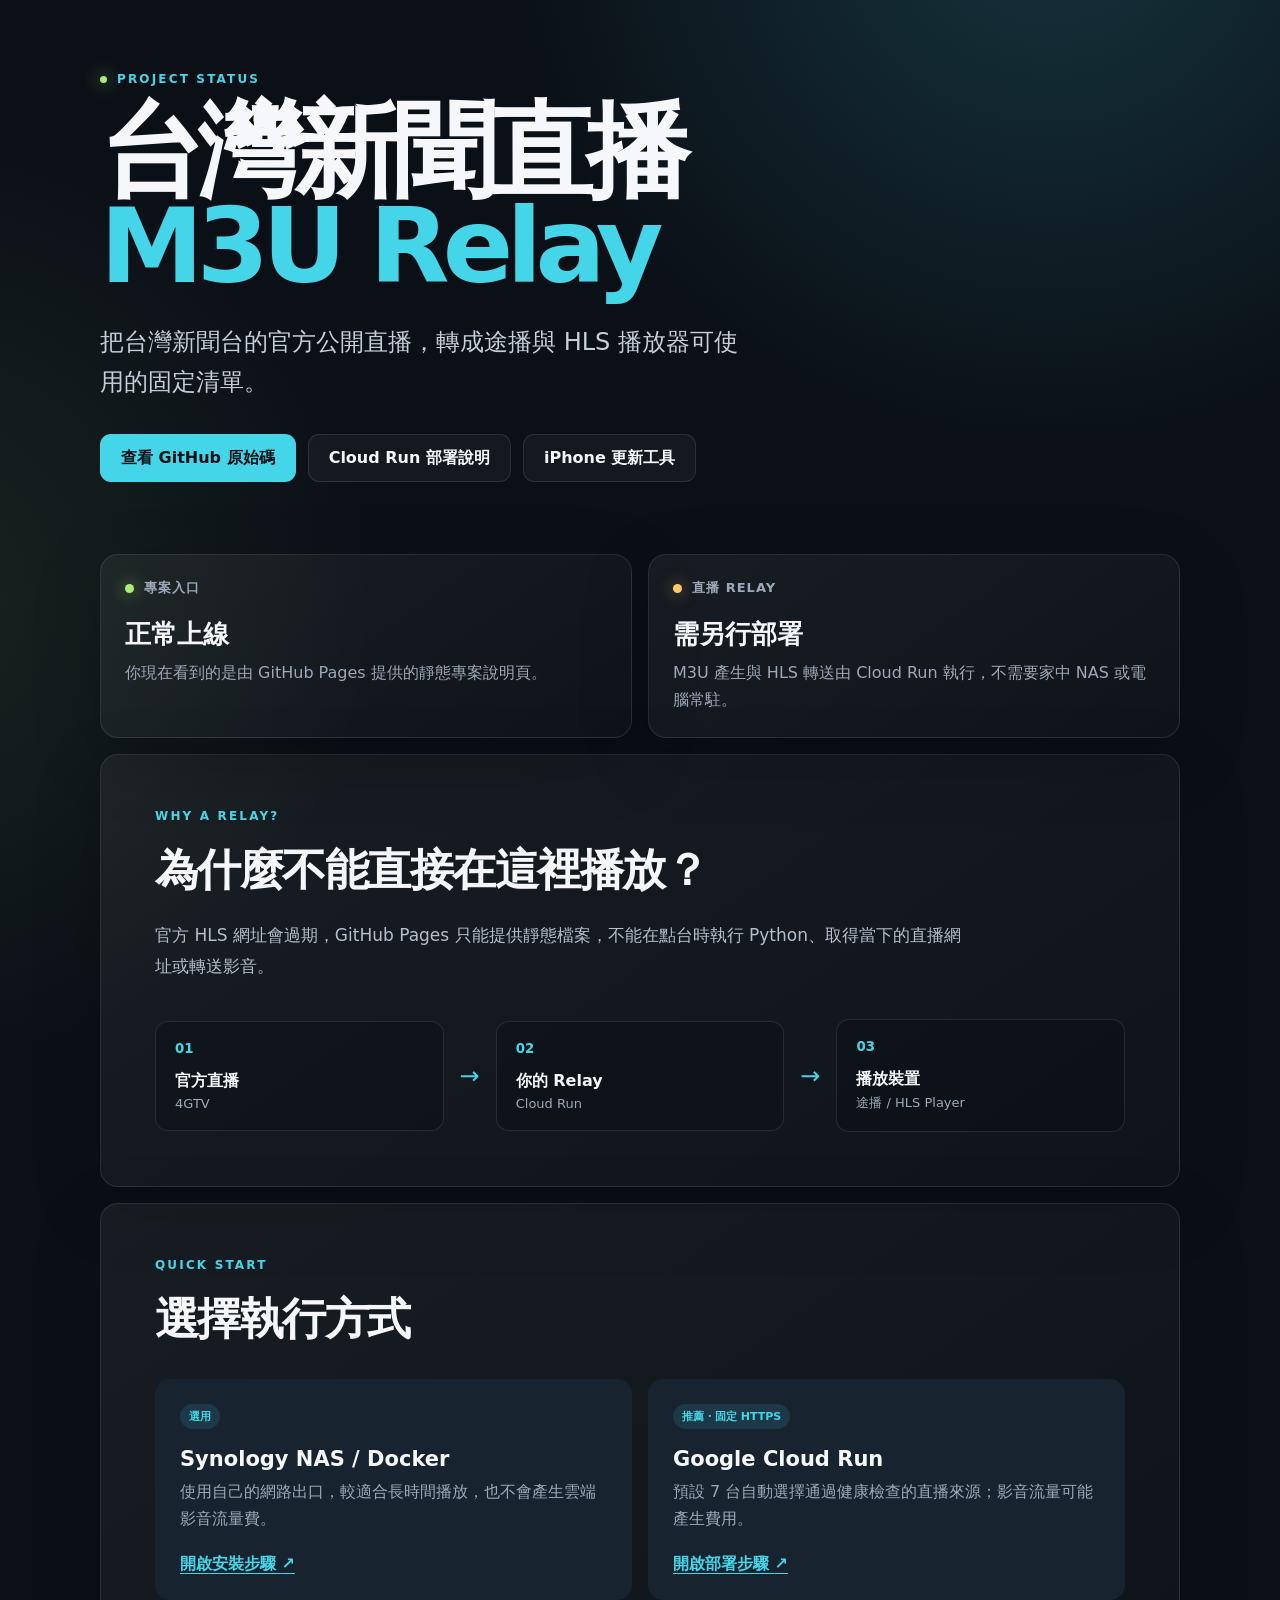
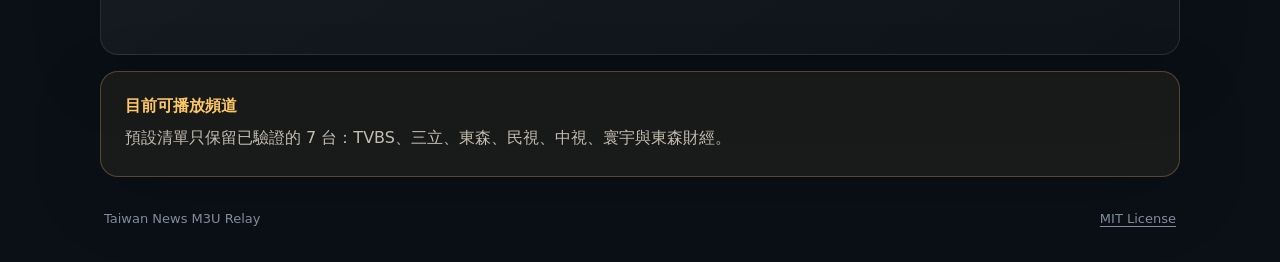
<file: docs/index.html>
<!doctype html>
<html lang="zh-Hant">
<head>
  <meta charset="utf-8">
  <meta name="viewport" content="width=device-width,initial-scale=1,viewport-fit=cover">
  <meta name="theme-color" content="#0b1017">
  <meta name="description" content="台灣新聞直播 M3U Relay 專案入口與部署說明。">
  <title>台灣新聞直播 M3U Relay</title>
  <link rel="icon" href="favicon.svg" type="image/svg+xml">
  <link rel="stylesheet" href="styles.css">
</head>
<body>
  <main class="shell">
    <header class="hero">
      <p class="eyebrow"><span aria-hidden="true"></span> PROJECT STATUS</p>
      <h1>台灣新聞直播<br><em>M3U Relay</em></h1>
      <p class="lead">把台灣新聞台的官方公開直播，轉成途播與 HLS 播放器可使用的固定清單。</p>
      <div class="actions">
        <a class="button primary" href="https://github.com/roger9677gmail/tw-news-m3u">查看 GitHub 原始碼</a>
        <a class="button" href="https://github.com/roger9677gmail/tw-news-m3u/blob/main/GOOGLE_CLOUD.md">Cloud Run 部署說明</a>
        <a class="button" href="iphone-refresh.html">iPhone 更新工具</a>
      </div>
    </header>

    <section class="status-grid" aria-label="服務狀態">
      <article class="status-card online">
        <div class="status-heading">
          <span class="status-dot" aria-hidden="true"></span>
          <h2>專案入口</h2>
        </div>
        <strong>正常上線</strong>
        <p>你現在看到的是由 GitHub Pages 提供的靜態專案說明頁。</p>
      </article>

      <article class="status-card runtime">
        <div class="status-heading">
          <span class="status-dot" aria-hidden="true"></span>
          <h2>直播 Relay</h2>
        </div>
        <strong>需另行部署</strong>
        <p>M3U 產生與 HLS 轉送由 Cloud Run 執行，不需要家中 NAS 或電腦常駐。</p>
      </article>
    </section>

    <section class="panel explanation">
      <p class="kicker">WHY A RELAY?</p>
      <h2>為什麼不能直接在這裡播放？</h2>
      <p>官方 HLS 網址會過期，GitHub Pages 只能提供靜態檔案，不能在點台時執行 Python、取得當下的直播網址或轉送影音。</p>
      <div class="flow" aria-label="系統資料流">
        <div><small>01</small><b>官方直播</b><span>4GTV</span></div>
        <i aria-hidden="true">→</i>
        <div><small>02</small><b>你的 Relay</b><span>Cloud Run</span></div>
        <i aria-hidden="true">→</i>
        <div><small>03</small><b>播放裝置</b><span>途播 / HLS Player</span></div>
      </div>
    </section>

    <section class="steps" aria-labelledby="start-title">
      <div class="section-heading">
        <p class="kicker">QUICK START</p>
        <h2 id="start-title">選擇執行方式</h2>
      </div>
      <div class="step-grid">
        <article>
          <span>選用</span>
          <h3>Synology NAS / Docker</h3>
          <p>使用自己的網路出口，較適合長時間播放，也不會產生雲端影音流量費。</p>
          <a href="https://github.com/roger9677gmail/tw-news-m3u/blob/main/README.md#b-%E5%9C%A8-synology-nas-%E5%95%9F%E5%8B%95">開啟安裝步驟 <b aria-hidden="true">↗</b></a>
        </article>
        <article>
          <span>推薦・固定 HTTPS</span>
          <h3>Google Cloud Run</h3>
          <p>預設 7 台自動選擇通過健康檢查的直播來源；影音流量可能產生費用。</p>
          <a href="https://github.com/roger9677gmail/tw-news-m3u/blob/main/GOOGLE_CLOUD.md">開啟部署步驟 <b aria-hidden="true">↗</b></a>
        </article>
      </div>
    </section>

    <aside class="notice">
      <strong>目前可播放頻道</strong>
      <p>預設清單只保留已驗證的 7 台：TVBS、三立、東森、民視、中視、寰宇與東森財經。</p>
    </aside>

    <footer>
      <span>Taiwan News M3U Relay</span>
      <a href="https://github.com/roger9677gmail/tw-news-m3u/blob/main/LICENSE">MIT License</a>
    </footer>
  </main>
</body>
</html>
</file>
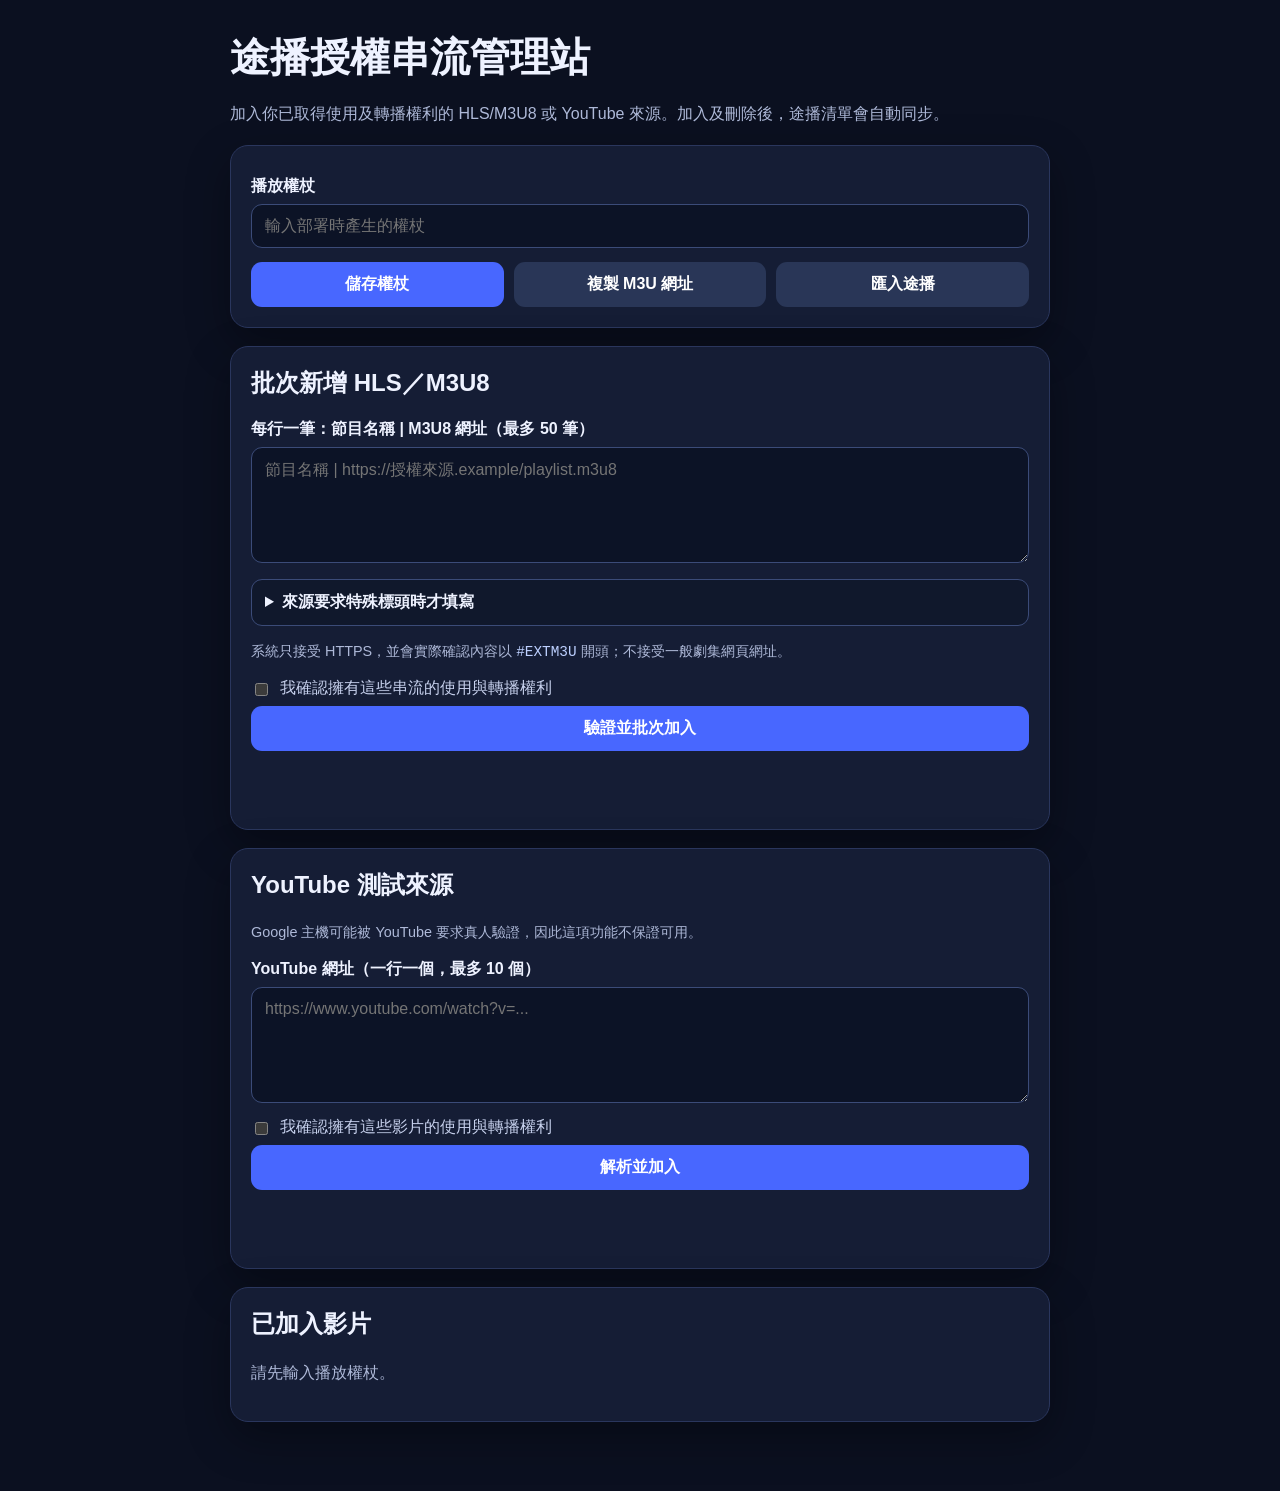
<file: gce-youtube/index.html>
<!doctype html>
<html lang="zh-Hant">
<head>
  <meta charset="utf-8">
  <meta name="viewport" content="width=device-width,initial-scale=1">
  <title>途播授權串流管理站</title>
  <style>
    :root { color-scheme: dark; font-family: -apple-system,BlinkMacSystemFont,"Segoe UI",sans-serif; background:#0b1020; color:#eef2ff; }
    * { box-sizing:border-box; }
    body { margin:0; }
    main { width:min(820px,calc(100% - 28px)); margin:30px auto 70px; }
    h1 { font-size:clamp(1.65rem,5vw,2.5rem); margin-bottom:8px; }
    h2 { margin-top:0; }
    p { color:#aeb9d8; line-height:1.6; }
    .panel { background:#151d35; border:1px solid #2a365d; border-radius:18px; padding:20px; margin:18px 0; box-shadow:0 16px 45px #0005; }
    label { display:block; font-weight:700; margin:10px 0 7px; }
    input,textarea,button,details { width:100%; border-radius:11px; border:1px solid #3b4b78; font:inherit; }
    input,textarea { background:#0c1326; color:#fff; padding:12px 13px; }
    textarea { min-height:116px; resize:vertical; }
    button,a.button { display:inline-flex; align-items:center; justify-content:center; gap:7px; background:#4867ff; color:white; padding:12px 16px; border:0; border-radius:11px; text-decoration:none; font-weight:700; cursor:pointer; }
    button.secondary,a.secondary { background:#293657; }
    button.danger { background:#8e3341; }
    button:disabled { opacity:.55; cursor:wait; }
    .actions { display:grid; grid-template-columns:repeat(3,1fr); gap:10px; margin-top:14px; }
    .rights { display:flex; align-items:flex-start; gap:9px; color:#c7d1ed; font-weight:500; }
    .rights input { width:auto; margin-top:5px; }
    .item { display:grid; grid-template-columns:1fr auto; gap:10px 16px; padding:16px 0; border-top:1px solid #2a365d; }
    .item:first-child { border-top:0; }
    .title { font-weight:800; overflow-wrap:anywhere; }
    .meta { color:#93a2ca; font-size:.9rem; margin-top:5px; }
    .item-actions { display:flex; gap:8px; }
    .item-actions button { width:auto; padding:8px 12px; }
    .notice { min-height:26px; color:#9fe4bf; }
    .notice.error { color:#ff9aa8; }
    details { padding:12px 13px; margin:12px 0; background:#10182c; }
    summary { cursor:pointer; font-weight:700; }
    .hint { font-size:.9rem; }
    code { overflow-wrap:anywhere; color:#bdd0ff; }
    @media (max-width:620px) { .actions { grid-template-columns:1fr; } .item { grid-template-columns:1fr; } .item-actions button { flex:1; } }
  </style>
</head>
<body>
<main>
  <h1>途播授權串流管理站</h1>
  <p>加入你已取得使用及轉播權利的 HLS/M3U8 或 YouTube 來源。加入及刪除後，途播清單會自動同步。</p>

  <section class="panel">
    <label for="key">播放權杖</label>
    <input id="key" type="password" autocomplete="current-password" placeholder="輸入部署時產生的權杖">
    <div class="actions">
      <button id="save-key">儲存權杖</button>
      <button id="copy-m3u" class="secondary">複製 M3U 網址</button>
      <a id="import-tubo" class="button secondary" href="#">匯入途播</a>
    </div>
  </section>

  <section class="panel">
    <h2>批次新增 HLS／M3U8</h2>
    <label for="hls-lines">每行一筆：節目名稱 | M3U8 網址（最多 50 筆）</label>
    <textarea id="hls-lines" placeholder="節目名稱 | https://授權來源.example/playlist.m3u8"></textarea>
    <details>
      <summary>來源要求特殊標頭時才填寫</summary>
      <label for="hls-ref">Referer</label>
      <input id="hls-ref" type="url" inputmode="url" placeholder="https://授權來源.example/">
      <label for="hls-origin">Origin</label>
      <input id="hls-origin" type="url" inputmode="url" placeholder="https://授權來源.example">
      <label for="hls-ua">User-Agent</label>
      <input id="hls-ua" placeholder="由來源提供時才填寫">
    </details>
    <p class="hint">系統只接受 HTTPS，並會實際確認內容以 <code>#EXTM3U</code> 開頭；不接受一般劇集網頁網址。</p>
    <label class="rights"><input id="hls-rights" type="checkbox">我確認擁有這些串流的使用與轉播權利</label>
    <button id="hls-add">驗證並批次加入</button>
    <p id="hls-notice" class="notice"></p>
  </section>

  <section class="panel">
    <h2>YouTube 測試來源</h2>
    <p class="hint">Google 主機可能被 YouTube 要求真人驗證，因此這項功能不保證可用。</p>
    <label for="urls">YouTube 網址（一行一個，最多 10 個）</label>
    <textarea id="urls" placeholder="https://www.youtube.com/watch?v=..."></textarea>
    <label class="rights"><input id="rights" type="checkbox">我確認擁有這些影片的使用與轉播權利</label>
    <button id="add">解析並加入</button>
    <p id="notice" class="notice"></p>
  </section>

  <section class="panel">
    <h2>已加入影片</h2>
    <div id="items"><p>請先輸入播放權杖。</p></div>
  </section>
</main>
<script>
  const $ = (selector) => document.querySelector(selector);
  const els = { key:$('#key'), save:$('#save-key'), copy:$('#copy-m3u'), tubo:$('#import-tubo'), hlsLines:$('#hls-lines'), hlsRef:$('#hls-ref'), hlsOrigin:$('#hls-origin'), hlsUa:$('#hls-ua'), hlsRights:$('#hls-rights'), hlsAdd:$('#hls-add'), hlsNotice:$('#hls-notice'), urls:$('#urls'), rights:$('#rights'), add:$('#add'), notice:$('#notice'), items:$('#items') };
  const queryKey = new URLSearchParams(location.search).get('key');
  if (queryKey) { localStorage.setItem('youtube-m3u-key', queryKey); history.replaceState({},'',location.pathname); }
  els.key.value = localStorage.getItem('youtube-m3u-key') || '';
  const key = () => els.key.value.trim();
  const auth = () => `?key=${encodeURIComponent(key())}`;
  const playlist = () => `${location.origin}/live.m3u${auth()}`;
  const escapeHtml = (value) => String(value).replace(/[&<>'"]/g, c => ({'&':'&amp;','<':'&lt;','>':'&gt;',"'":'&#39;','"':'&quot;'}[c]));
  const notify = (message,error=false) => { els.notice.textContent=message; els.notice.classList.toggle('error',error); };
  const notifyHls = (message,error=false) => { els.hlsNotice.textContent=message; els.hlsNotice.classList.toggle('error',error); };
  function updateLinks() { els.tubo.href = `${location.origin}/import-to-tubo${auth()}`; }
  async function request(path, options={}) {
    const response = await fetch(`${path}${path.includes('?')?'&':'?'}key=${encodeURIComponent(key())}`, {headers:{'content-type':'application/json'}, ...options});
    const data = await response.json().catch(() => ({}));
    if (!response.ok) throw new Error(data.detail || data.error || `HTTP ${response.status}`);
    return data;
  }
  async function loadItems() {
    updateLinks();
    if (!key()) { els.items.innerHTML='<p>請先輸入播放權杖。</p>'; return; }
    try {
      const data = await request('/api/items');
      if (!data.items.length) { els.items.innerHTML='<p>尚未加入影片。</p>'; return; }
      els.items.innerHTML = data.items.map(item => { const source=item.source_type==='hls'?'HLS／M3U8':'YouTube'; const state=item.source_type==='hls'?'直接代理':(item.state==='streaming'?'播放中':'待機'); return `<article class="item"><div><div class="title">${escapeHtml(item.title)}</div><div class="meta">${source} · ${item.is_live?'直播':'隨選'} · ${state}</div></div><div class="item-actions"><button class="secondary probe" data-id="${escapeHtml(item.id)}">測試</button><button class="danger delete" data-id="${escapeHtml(item.id)}">刪除</button></div></article>`; }).join('');
    } catch (error) { els.items.innerHTML=`<p class="notice error">${escapeHtml(error.message)}</p>`; }
  }
  els.save.addEventListener('click', () => { localStorage.setItem('youtube-m3u-key',key()); notify('權杖已儲存。'); loadItems(); });
  els.copy.addEventListener('click', async () => { if(!key()) return notify('請先輸入播放權杖。',true); await navigator.clipboard.writeText(playlist()); notify('M3U 網址已複製。'); });
  els.hlsAdd.addEventListener('click', async () => {
    if (!key()) return notifyHls('請先輸入播放權杖。',true);
    const lines=els.hlsLines.value.split(/\r?\n/).map(x=>x.trim()).filter(Boolean);
    if (!lines.length) return notifyHls('請輸入節目名稱與 M3U8 網址。',true);
    if (lines.length>50) return notifyHls('一次最多加入 50 筆。',true);
    const items=[];
    for (let index=0; index<lines.length; index++) {
      const split=lines[index].indexOf('|');
      if (split<1) return notifyHls(`第 ${index+1} 行缺少「|」分隔符號。`,true);
      const title=lines[index].slice(0,split).trim(), url=lines[index].slice(split+1).trim();
      if (!title || !url) return notifyHls(`第 ${index+1} 行的名稱或網址空白。`,true);
      items.push({title,url});
    }
    if (!els.hlsRights.checked) return notifyHls('請確認你擁有使用與轉播權利。',true);
    els.hlsAdd.disabled=true; notifyHls(`正在驗證 ${items.length} 筆 M3U8…`);
    try {
      const data=await request('/api/hls-items',{method:'POST',body:JSON.stringify({items,headers:{referer:els.hlsRef.value.trim(),origin:els.hlsOrigin.value.trim(),user_agent:els.hlsUa.value.trim()},rights_confirmed:true})});
      const passed=data.results.filter(x=>x.ok).length, failed=data.results.filter(x=>!x.ok);
      notifyHls(failed.length?`成功 ${passed} 筆；失敗 ${failed.length} 筆：${failed.map(x=>`第 ${x.index} 行 ${x.error}`).join('；')}`:`成功加入 ${passed} 筆串流。`,failed.length>0);
      if (passed) { els.hlsLines.value=''; els.hlsRights.checked=false; await loadItems(); }
    } catch(error) { notifyHls(error.message,true); } finally { els.hlsAdd.disabled=false; }
  });
  els.add.addEventListener('click', async () => {
    const urls = els.urls.value.split(/\r?\n/).map(x=>x.trim()).filter(Boolean);
    if (!key()) return notify('請先輸入播放權杖。',true);
    if (!urls.length) return notify('請輸入 YouTube 網址。',true);
    if (!els.rights.checked) return notify('請確認你擁有使用與轉播權利。',true);
    els.add.disabled=true; notify('正在從雲端服務測試並解析 YouTube…');
    try {
      const data = await request('/api/items',{method:'POST',body:JSON.stringify({urls,rights_confirmed:true})});
      const failed = data.results.filter(x=>!x.ok);
      notify(failed.length ? `部分失敗：${failed.map(x=>x.error).join('；')}` : `成功加入 ${data.results.length} 部影片。`, failed.length>0);
      els.urls.value=''; els.rights.checked=false; await loadItems();
    } catch(error) { notify(error.message,true); } finally { els.add.disabled=false; }
  });
  els.items.addEventListener('click', async event => {
    const button = event.target.closest('button[data-id]'); if(!button) return;
    button.disabled=true;
    try {
      if(button.classList.contains('delete')) { if(!confirm('確定刪除這部影片及暫存分段？')) return; await request(`/api/items/${encodeURIComponent(button.dataset.id)}`,{method:'DELETE'}); notify('已刪除，M3U 也已更新。'); }
      else { await request(`/api/items/${encodeURIComponent(button.dataset.id)}/probe`,{method:'POST'}); notify('來源驗證成功。'); }
      await loadItems();
    } catch(error) { notify(error.message,true); } finally { button.disabled=false; }
  });
  updateLinks(); loadItems();
</script>
</body>
</html>
</file>
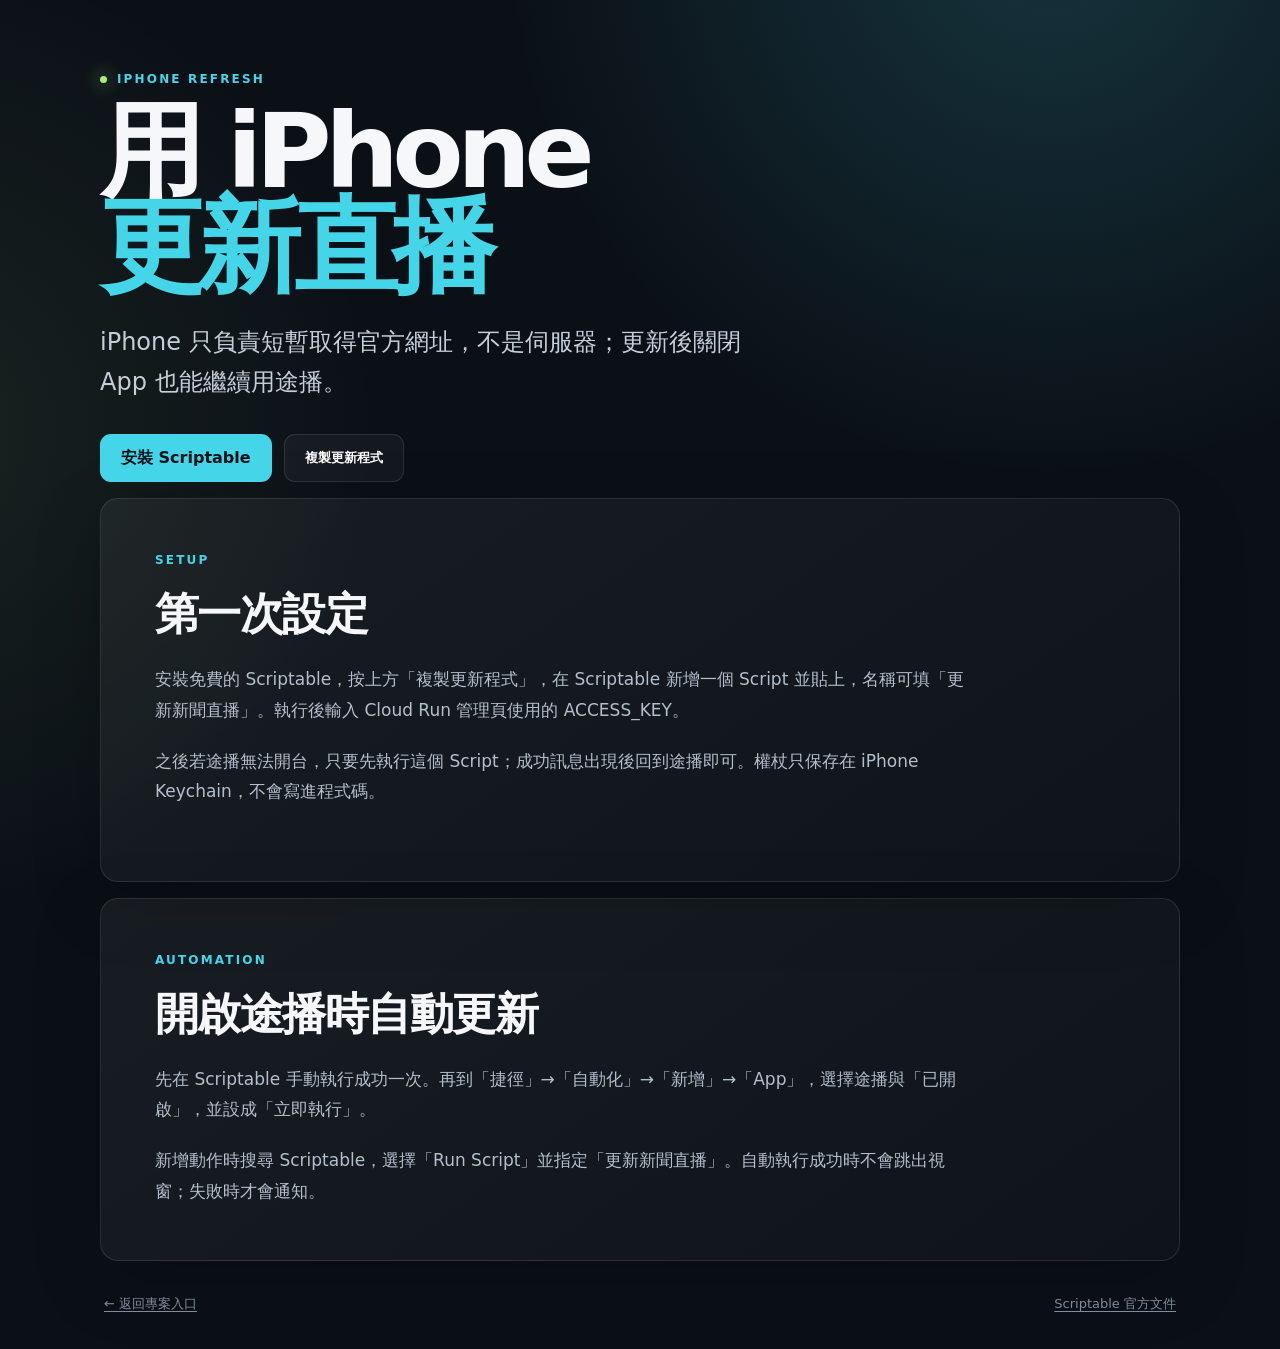
<file: docs/iphone-refresh.html>
<!doctype html>
<html lang="zh-Hant">
<head>
  <meta charset="utf-8">
  <meta name="viewport" content="width=device-width,initial-scale=1,viewport-fit=cover">
  <meta name="theme-color" content="#0b1017">
  <title>iPhone 更新直播｜台灣新聞 M3U Relay</title>
  <link rel="stylesheet" href="styles.css">
</head>
<body>
  <main class="shell">
    <header class="hero">
      <p class="eyebrow"><span aria-hidden="true"></span> IPHONE REFRESH</p>
      <h1>用 iPhone<br><em>更新直播</em></h1>
      <p class="lead">iPhone 只負責短暫取得官方網址，不是伺服器；更新後關閉 App 也能繼續用途播。</p>
      <div class="actions">
        <a class="button primary" href="https://apps.apple.com/app/scriptable/id1405459188">安裝 Scriptable</a>
        <button class="button" id="copy-script" type="button">複製更新程式</button>
      </div>
    </header>

    <section class="panel explanation">
      <p class="kicker">SETUP</p>
      <h2>第一次設定</h2>
      <p>安裝免費的 Scriptable，按上方「複製更新程式」，在 Scriptable 新增一個 Script 並貼上，名稱可填「更新新聞直播」。執行後輸入 Cloud Run 管理頁使用的 ACCESS_KEY。</p>
      <p>之後若途播無法開台，只要先執行這個 Script；成功訊息出現後回到途播即可。權杖只保存在 iPhone Keychain，不會寫進程式碼。</p>
      <p id="copy-status" aria-live="polite"></p>
    </section>

    <section class="panel explanation">
      <p class="kicker">AUTOMATION</p>
      <h2>開啟途播時自動更新</h2>
      <p>先在 Scriptable 手動執行成功一次。再到「捷徑」→「自動化」→「新增」→「App」，選擇途播與「已開啟」，並設成「立即執行」。</p>
      <p>新增動作時搜尋 Scriptable，選擇「Run Script」並指定「更新新聞直播」。自動執行成功時不會跳出視窗；失敗時才會通知。</p>
    </section>

    <footer>
      <a href="index.html">← 返回專案入口</a>
      <a href="https://docs.scriptable.app/">Scriptable 官方文件</a>
    </footer>
  </main>
  <script>
    const button = document.querySelector("#copy-script");
    const status = document.querySelector("#copy-status");
    button.addEventListener("click", async () => {
      try {
        const response = await fetch("refresh-fourgtv.js", { cache: "no-store" });
        const script = await response.text();
        await navigator.clipboard.writeText(script);
        status.textContent = "已複製。現在到 Scriptable 新增 Script 並貼上。";
      } catch (error) {
        status.innerHTML = '無法自動複製，請<a href="refresh-fourgtv.js">開啟程式碼</a>後全選複製。';
      }
    });
  </script>
</body>
</html>
</file>
<file: docs/styles.css>
:root {
  color-scheme: dark;
  --bg: #0b1017;
  --surface: #121a24;
  --surface-2: #182330;
  --line: rgba(255, 255, 255, 0.1);
  --text: #f5f7fa;
  --muted: #9da9b8;
  --cyan: #44d6e8;
  --lime: #a8ed79;
  --amber: #ffc766;
  font-family: Inter, ui-sans-serif, system-ui, -apple-system, BlinkMacSystemFont, "Segoe UI", sans-serif;
}

* { box-sizing: border-box; }

html { background: var(--bg); }

body {
  margin: 0;
  color: var(--text);
  background:
    radial-gradient(circle at 82% -5%, rgba(68, 214, 232, 0.18), transparent 34rem),
    radial-gradient(circle at -8% 32%, rgba(168, 237, 121, 0.09), transparent 30rem),
    var(--bg);
}

body::before {
  position: fixed;
  inset: 0;
  z-index: -1;
  content: "";
  opacity: 0.28;
  background-image: linear-gradient(rgba(255,255,255,.025) 1px, transparent 1px), linear-gradient(90deg, rgba(255,255,255,.025) 1px, transparent 1px);
  background-size: 36px 36px;
  mask-image: linear-gradient(to bottom, black, transparent 75%);
}

a { color: inherit; }

.shell {
  width: min(1080px, calc(100% - 40px));
  margin: 0 auto;
  padding: 72px 0 36px;
}

.hero { max-width: 760px; }

.eyebrow,
.kicker {
  margin: 0 0 18px;
  color: var(--cyan);
  font-size: 12px;
  font-weight: 800;
  letter-spacing: .18em;
}

.eyebrow { display: flex; align-items: center; gap: 10px; }
.eyebrow span { width: 7px; height: 7px; border-radius: 50%; background: var(--lime); box-shadow: 0 0 18px var(--lime); }

h1 {
  margin: 0;
  font-size: clamp(48px, 9vw, 104px);
  line-height: .91;
  letter-spacing: -.065em;
}

h1 em { color: var(--cyan); font-style: normal; }

.lead {
  max-width: 650px;
  margin: 30px 0 0;
  color: #c5ced9;
  font-size: clamp(18px, 2.4vw, 24px);
  line-height: 1.65;
}

.actions { display: flex; flex-wrap: wrap; gap: 12px; margin-top: 32px; }

.button {
  display: inline-flex;
  min-height: 48px;
  align-items: center;
  justify-content: center;
  padding: 0 20px;
  border: 1px solid var(--line);
  border-radius: 11px;
  background: rgba(255,255,255,.04);
  text-decoration: none;
  font-weight: 750;
  transition: transform .18s ease, border-color .18s ease, background .18s ease;
}

.button:hover { transform: translateY(-2px); border-color: rgba(255,255,255,.28); background: rgba(255,255,255,.08); }
.button.primary { border-color: transparent; background: var(--cyan); color: #071117; }
.button.primary:hover { background: #75e7f2; }

.status-grid,
.step-grid { display: grid; grid-template-columns: repeat(2, 1fr); gap: 16px; }
.status-grid { margin-top: 72px; }

.status-card,
.panel,
.steps,
.notice {
  border: 1px solid var(--line);
  border-radius: 18px;
  background: linear-gradient(145deg, rgba(255,255,255,.055), rgba(255,255,255,.02));
  box-shadow: 0 20px 70px rgba(0,0,0,.2);
}

.status-card { padding: 24px; }
.status-heading { display: flex; align-items: center; gap: 10px; }
.status-heading h2 { margin: 0; color: var(--muted); font-size: 13px; letter-spacing: .08em; text-transform: uppercase; }
.status-dot { width: 9px; height: 9px; border-radius: 50%; }
.online .status-dot { background: var(--lime); box-shadow: 0 0 16px rgba(168,237,121,.7); }
.runtime .status-dot { background: var(--amber); box-shadow: 0 0 16px rgba(255,199,102,.55); }
.status-card strong { display: block; margin-top: 20px; font-size: 26px; }
.status-card p { margin: 8px 0 0; color: var(--muted); line-height: 1.65; }

.panel { margin-top: 16px; padding: clamp(26px, 5vw, 54px); }
.panel h2,
.steps h2 { margin: 0; font-size: clamp(28px, 4vw, 44px); letter-spacing: -.035em; }
.explanation > p:not(.kicker) { max-width: 820px; margin: 20px 0 0; color: #b4bfcc; font-size: 17px; line-height: 1.8; }

.flow { display: grid; grid-template-columns: 1fr auto 1fr auto 1fr; align-items: center; gap: 16px; margin-top: 38px; }
.flow div { min-width: 0; padding: 19px; border: 1px solid var(--line); border-radius: 13px; background: rgba(5,10,15,.3); }
.flow small { display: block; color: var(--cyan); font-weight: 800; }
.flow b { display: block; margin-top: 15px; }
.flow span { display: block; margin-top: 4px; color: var(--muted); font-size: 13px; }
.flow i { color: var(--cyan); font-style: normal; font-size: 24px; }

.steps { margin-top: 16px; padding: clamp(26px, 5vw, 54px); }
.section-heading { margin-bottom: 30px; }
.step-grid article { position: relative; padding: 25px; border-radius: 15px; background: var(--surface-2); }
.step-grid article > span { display: inline-block; padding: 5px 9px; border-radius: 100px; background: rgba(68,214,232,.12); color: var(--cyan); font-size: 11px; font-weight: 800; }
.step-grid h3 { margin: 18px 0 8px; font-size: 21px; }
.step-grid p { margin: 0; color: var(--muted); line-height: 1.65; }
.step-grid a { display: inline-block; margin-top: 22px; color: var(--cyan); text-underline-offset: 4px; font-weight: 700; }

.notice { margin-top: 16px; padding: 24px; border-color: rgba(255,199,102,.26); background: rgba(255,199,102,.06); }
.notice strong { color: var(--amber); }
.notice p { margin: 8px 0 0; color: #c4bdaf; line-height: 1.65; }

footer { display: flex; justify-content: space-between; gap: 16px; padding: 34px 4px 0; color: #7f8c9b; font-size: 13px; }
footer a { text-underline-offset: 3px; }

@media (max-width: 720px) {
  .shell { width: min(100% - 28px, 1080px); padding-top: 44px; }
  .status-grid,
  .step-grid { grid-template-columns: 1fr; }
  .status-grid { margin-top: 52px; }
  .flow { grid-template-columns: 1fr; }
  .flow i { transform: rotate(90deg); justify-self: center; }
  footer { flex-direction: column; }
}

@media (prefers-reduced-motion: reduce) {
  *, *::before, *::after { scroll-behavior: auto !important; transition: none !important; }
}
</file>
